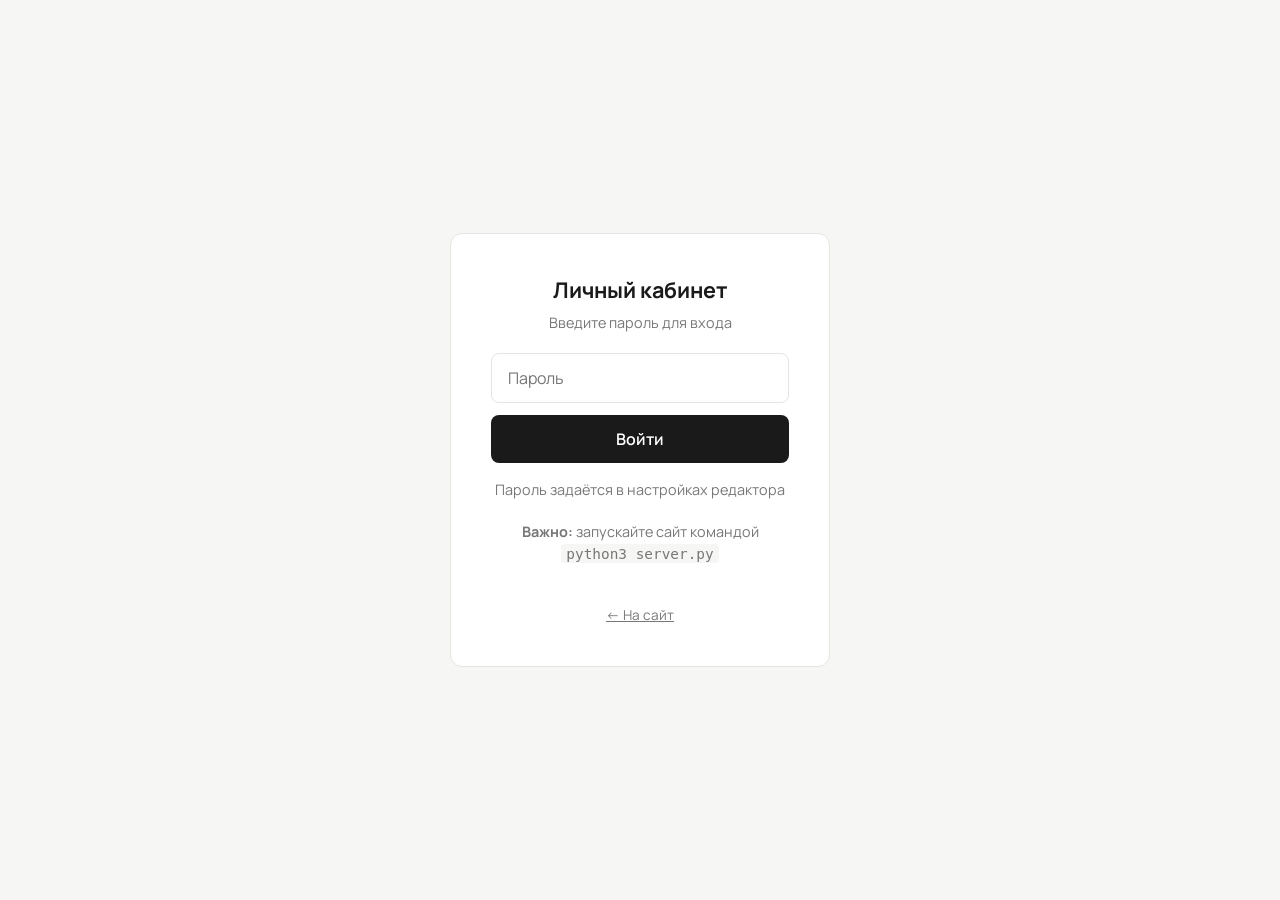
<file: admin/index.html>
<!DOCTYPE html>
<html lang="ru">
<head>
  <meta charset="UTF-8">
  <meta name="viewport" content="width=device-width, initial-scale=1.0">
  <title>Личный кабинет</title>
  <link rel="preconnect" href="https://fonts.googleapis.com">
  <link rel="preconnect" href="https://fonts.gstatic.com" crossorigin>
  <link href="https://fonts.googleapis.com/css2?family=Manrope:wght@400;500;600;700&display=swap" rel="stylesheet">
  <link rel="stylesheet" href="admin.css">
</head>
<body>
  <div class="login-screen" id="login-screen">
    <form class="login-card" id="login-form">
      <h1>Личный кабинет</h1>
      <p>Введите пароль для входа</p>
      <input type="password" id="login-password" placeholder="Пароль" required autocomplete="current-password">
      <button type="submit">Войти</button>
      <p class="login-hint">Пароль задаётся в настройках редактора</p>
      <p class="login-hint"><strong>Важно:</strong> запускайте сайт командой <code>python3 server.py</code></p>
      <a href="../index.html">← На сайт</a>
    </form>
  </div>

  <div class="admin-app hidden" id="admin-app">
    <aside class="sidebar">
      <div class="sidebar-top">
        <strong>Личный кабинет</strong>
        <a href="../index.html" target="_blank">Открыть сайт ↗</a>
      </div>
      <nav class="sidebar-nav" id="sidebar-nav">
        <p class="nav-section">Клиенты</p>
        <button type="button" data-tab="requests" class="nav-item active">
          <span class="nav-icon" aria-hidden="true">
            <svg viewBox="0 0 24 24" fill="none" stroke="currentColor" stroke-width="1.75"><path d="M21 15a2 2 0 0 1-2 2H7l-4 4V5a2 2 0 0 1 2-2h14a2 2 0 0 1 2 2z"/></svg>
          </span>
          <span class="nav-label">Заявки</span>
          <span class="nav-badge hidden" id="requests-badge">0</span>
        </button>
        <button type="button" data-tab="booking" class="nav-item">
          <span class="nav-icon" aria-hidden="true">
            <svg viewBox="0 0 24 24" fill="none" stroke="currentColor" stroke-width="1.75"><rect x="3" y="4" width="18" height="18" rx="2"/><path d="M16 2v4M8 2v4M3 10h18"/></svg>
          </span>
          <span class="nav-label">Календарь</span>
        </button>

        <p class="nav-section">Сайт</p>
        <button type="button" data-tab="site" class="nav-item">
          <span class="nav-icon" aria-hidden="true">
            <svg viewBox="0 0 24 24" fill="none" stroke="currentColor" stroke-width="1.75"><circle cx="12" cy="12" r="3"/><path d="M12 1v2M12 21v2M4.22 4.22l1.42 1.42M18.36 18.36l1.42 1.42M1 12h2M21 12h2M4.22 19.78l1.42-1.42M18.36 5.64l1.42-1.42"/></svg>
          </span>
          <span class="nav-label">Основное</span>
        </button>
        <button type="button" data-tab="portfolio" class="nav-item">
          <span class="nav-icon" aria-hidden="true">
            <svg viewBox="0 0 24 24" fill="none" stroke="currentColor" stroke-width="1.75"><rect x="3" y="3" width="18" height="18" rx="2"/><circle cx="8.5" cy="8.5" r="1.5"/><path d="m21 15-5-5L5 21"/></svg>
          </span>
          <span class="nav-label">Портфолио</span>
        </button>
        <button type="button" data-tab="moodboards" class="nav-item">
          <span class="nav-icon" aria-hidden="true">
            <svg viewBox="0 0 24 24" fill="none" stroke="currentColor" stroke-width="1.75"><path d="M12 2l3.09 6.26L22 9.27l-5 4.87 1.18 6.88L12 17.77l-6.18 3.25L7 14.14 2 9.27l6.91-1.01L12 2z"/></svg>
          </span>
          <span class="nav-label">Идеи съёмок</span>
        </button>
        <button type="button" data-tab="services" class="nav-item">
          <span class="nav-icon" aria-hidden="true">
            <svg viewBox="0 0 24 24" fill="none" stroke="currentColor" stroke-width="1.75"><path d="M20.59 13.41l-7.17 7.17a2 2 0 0 1-2.83 0L2 12V2h10l8.59 8.59a2 2 0 0 1 0 2.82z"/><line x1="7" y1="7" x2="7.01" y2="7"/></svg>
          </span>
          <span class="nav-label">Услуги</span>
        </button>
        <button type="button" data-tab="reviews" class="nav-item">
          <span class="nav-icon" aria-hidden="true">
            <svg viewBox="0 0 24 24" fill="none" stroke="currentColor" stroke-width="1.75"><path d="M21 15a2 2 0 0 1-2 2H7l-4 4V5a2 2 0 0 1 2-2h14a2 2 0 0 1 2 2z"/></svg>
          </span>
          <span class="nav-label">Отзывы</span>
        </button>
        <button type="button" data-tab="contacts" class="nav-item">
          <span class="nav-icon" aria-hidden="true">
            <svg viewBox="0 0 24 24" fill="none" stroke="currentColor" stroke-width="1.75"><path d="M22 16.92v3a2 2 0 0 1-2.18 2 19.79 19.79 0 0 1-8.63-3.07 19.5 19.5 0 0 1-6-6 19.79 19.79 0 0 1-3.07-8.67A2 2 0 0 1 4.11 2h3a2 2 0 0 1 2 1.72c.127.96.361 1.903.7 2.81a2 2 0 0 1-.45 2.11L8.09 9.91a16 16 0 0 0 6 6l1.27-1.27a2 2 0 0 1 2.11-.45c.907.339 1.85.573 2.81.7A2 2 0 0 1 22 16.92z"/></svg>
          </span>
          <span class="nav-label">Контакты</span>
        </button>
        <button type="button" data-tab="publish" class="nav-item">
          <span class="nav-icon" aria-hidden="true">
            <svg viewBox="0 0 24 24" fill="none" stroke="currentColor" stroke-width="1.75"><path d="M4 12v8a2 2 0 0 0 2 2h12a2 2 0 0 0 2-2v-8"/><polyline points="16 6 12 2 8 6"/><line x1="12" y1="2" x2="12" y2="15"/></svg>
          </span>
          <span class="nav-label">Публикация</span>
        </button>
      </nav>
      <button class="logout-btn" id="logout-btn" type="button">
        <span class="nav-icon" aria-hidden="true">
          <svg viewBox="0 0 24 24" fill="none" stroke="currentColor" stroke-width="1.75"><path d="M9 21H5a2 2 0 0 1-2-2V5a2 2 0 0 1 2-2h4"/><polyline points="16 17 21 12 16 7"/><line x1="21" y1="12" x2="9" y2="12"/></svg>
        </span>
        Выйти
      </button>
    </aside>

    <main class="admin-main">
      <header class="admin-header">
        <div>
          <h1 id="panel-title">Заявки</h1>
          <p class="save-status" id="save-status"></p>
        </div>
        <button class="save-btn hidden" id="save-btn" type="button">Сохранить изменения</button>
      </header>

      <div class="panel active" id="panel-requests"></div>
      <div class="panel" id="panel-site"></div>
      <div class="panel" id="panel-portfolio"></div>
      <div class="panel" id="panel-moodboards"></div>
      <div class="panel" id="panel-services"></div>
      <div class="panel" id="panel-reviews"></div>
      <div class="panel" id="panel-contacts"></div>
      <div class="panel" id="panel-booking"></div>
      <div class="panel" id="panel-publish"></div>
    </main>
  </div>

  <div class="toast" id="toast"></div>

  <script type="module" src="admin.js"></script>
</body>
</html>
</file>
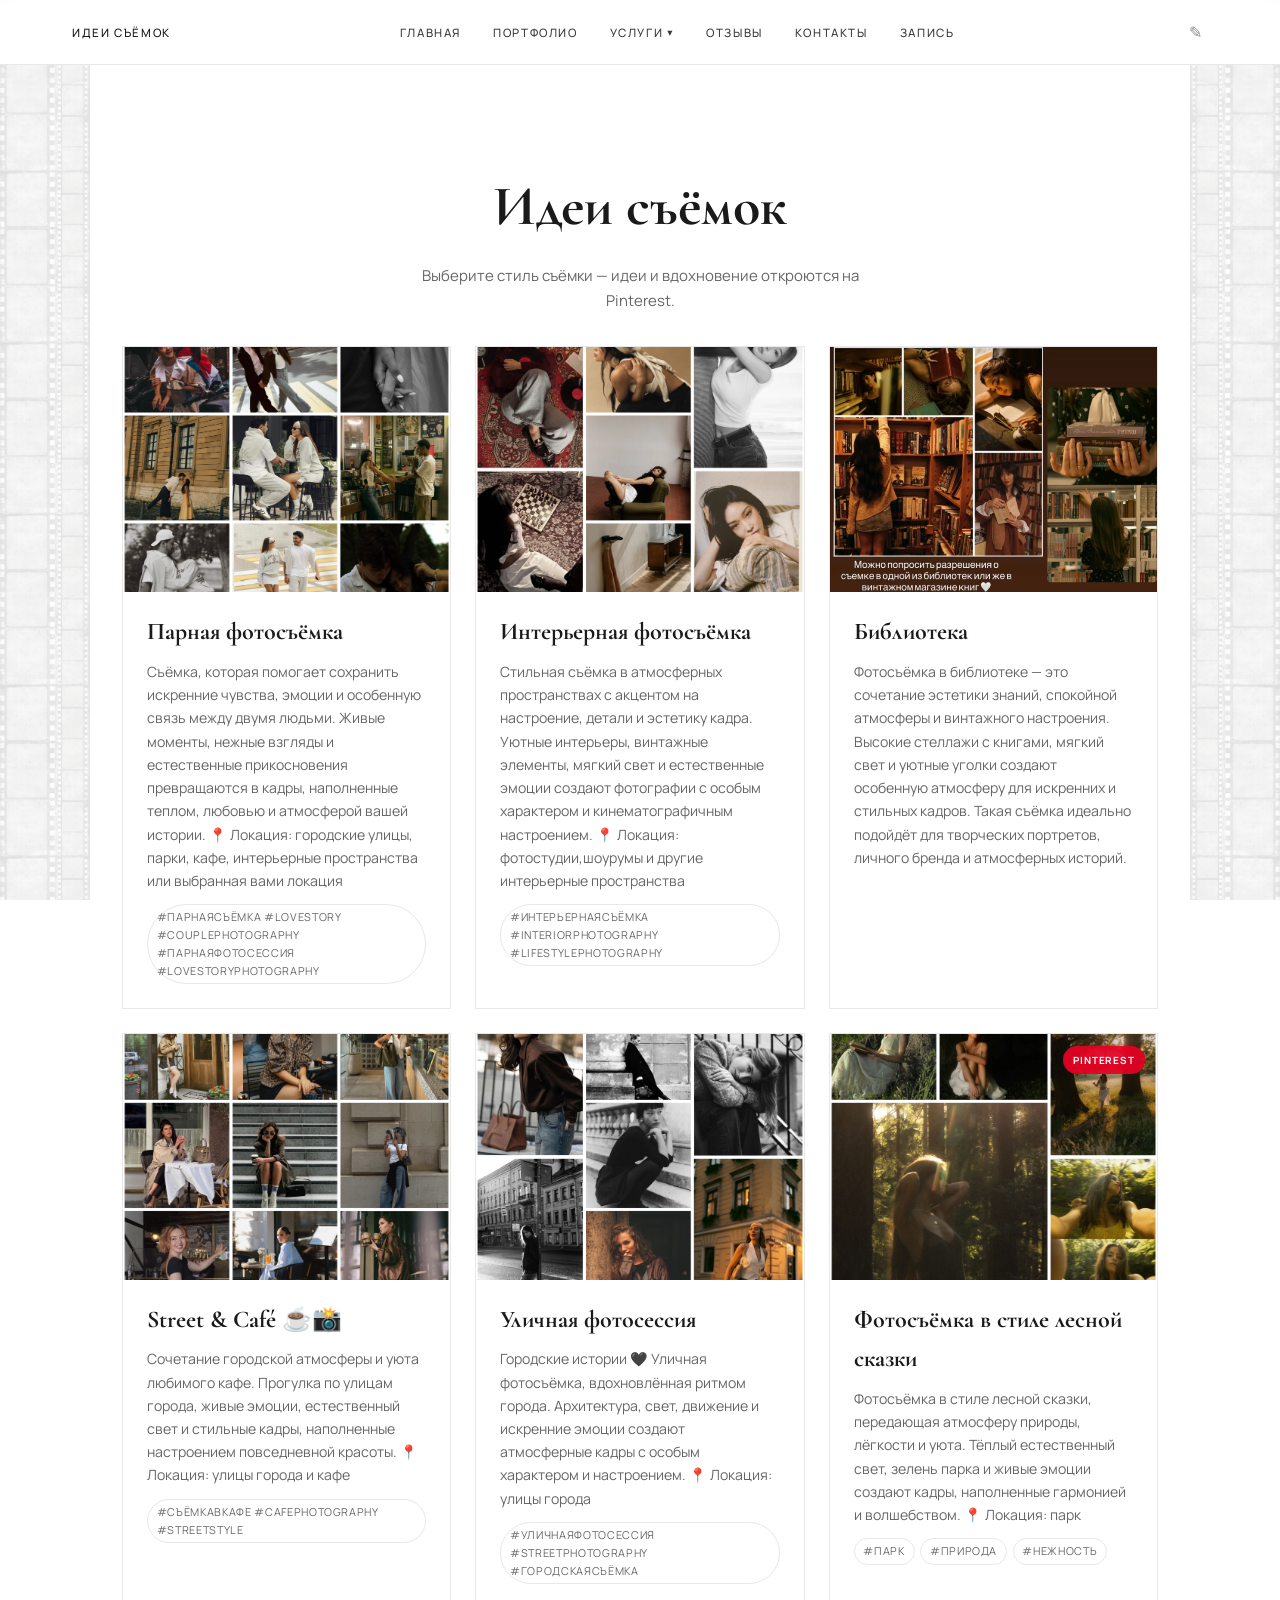
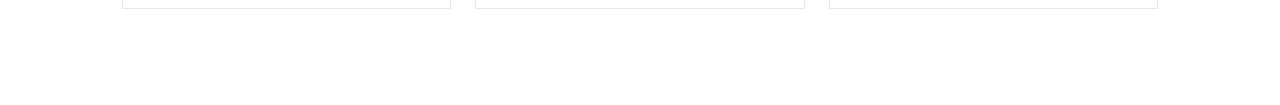
<file: moodboards.html>
<!DOCTYPE html>
<html lang="ru">
<head>
  <meta charset="UTF-8">
  <meta name="viewport" content="width=device-width, initial-scale=1.0">
  <meta name="description" content="Мудборды — идеи для фотосъёмок">
  <title>Мудборды</title>
  <link rel="preconnect" href="https://fonts.googleapis.com">
  <link rel="preconnect" href="https://fonts.gstatic.com" crossorigin>
  <link href="https://fonts.googleapis.com/css2?family=Cormorant+Garamond:ital,wght@0,400;0,500;0,600;1,400&family=Manrope:wght@400;500;600&display=swap" rel="stylesheet">
  <link rel="stylesheet" href="css/style.css">
</head>
<body class="page-moodboards">
  <header class="header scrolled">
    <div class="header-inner">
      <a class="moodboard-link active" href="moodboards.html" title="Идеи съёмок">идеи съёмок</a>
      <nav class="nav" id="main-nav">
        <a href="index.html#home">Главная</a>
        <a href="index.html#portfolio">Портфолио</a>
        <span id="services-nav-slot"><a href="index.html#services">Услуги</a></span>
        <a href="index.html#reviews">Отзывы</a>
        <a href="index.html#contact">Контакты</a>
        <a href="book.html">Запись</a>
      </nav>
      <a class="admin-link" href="admin/" title="Редактировать">✎</a>
    </div>
  </header>

  <main class="moodboards-page">
    <div class="moodboards-intro section">
      <h1 id="moodboards-heading">Идеи съёмок</h1>
      <p id="moodboards-subtitle">Идеи и настроение для будущих съёмок — выберите стиль, который вам ближе.</p>
      <a class="moodboards-back hidden" id="moodboards-back" href="moodboards.html">← Все идеи</a>
    </div>
    <div class="moodboards-grid section" id="moodboards-grid"></div>
  </main>

  <dialog class="lightbox moodboard-modal" id="moodboard-modal">
    <button class="lightbox-close" type="button" aria-label="Закрыть">&times;</button>
    <div class="moodboard-modal-content" id="moodboard-modal-content"></div>
  </dialog>

  <script type="module" src="js/moodboards.js"></script>
</body>
</html>
</file>
<file: admin/admin.css>
*,
*::before,
*::after { box-sizing: border-box; margin: 0; padding: 0; }

:root {
  --bg: #f6f6f4;
  --card: #fff;
  --text: #1a1a1a;
  --muted: #777;
  --border: #e4e4e0;
  --accent: #1a1a1a;
  --danger: #c0392b;
  --radius: 12px;
  --font: "Manrope", system-ui, sans-serif;
}

body {
  font-family: var(--font);
  background: var(--bg);
  color: var(--text);
  line-height: 1.5;
}

.hidden { display: none !important; }

/* Login */

.login-screen {
  min-height: 100vh;
  display: flex;
  align-items: center;
  justify-content: center;
  padding: 1.5rem;
}

.login-card {
  background: var(--card);
  border: 1px solid var(--border);
  border-radius: var(--radius);
  padding: 2.5rem;
  width: 100%;
  max-width: 380px;
  text-align: center;
}

.login-card h1 {
  font-size: 1.35rem;
  margin-bottom: 0.35rem;
}

.login-card > p {
  color: var(--muted);
  font-size: 0.9rem;
  margin-bottom: 1.25rem;
}

.login-card input {
  width: 100%;
  padding: 0.75rem 1rem;
  border: 1px solid var(--border);
  border-radius: 8px;
  margin-bottom: 0.75rem;
  font: inherit;
}

.login-card button[type="submit"] {
  width: 100%;
  padding: 0.75rem;
  background: var(--accent);
  color: #fff;
  border: none;
  border-radius: 8px;
  font: inherit;
  font-weight: 600;
  cursor: pointer;
}

.login-hint {
  margin-top: 1rem;
  font-size: 0.8rem;
  color: var(--muted);
}

.login-hint code {
  background: var(--bg);
  padding: 0.1rem 0.35rem;
  border-radius: 4px;
}

.login-card > a {
  display: inline-block;
  margin-top: 1.25rem;
  font-size: 0.85rem;
  color: var(--muted);
}

/* Layout */

.admin-app {
  display: grid;
  grid-template-columns: 260px 1fr;
  min-height: 100vh;
}

.sidebar {
  background: var(--card);
  border-right: 1px solid var(--border);
  display: flex;
  flex-direction: column;
  padding: 1.25rem 0;
  position: sticky;
  top: 0;
  height: 100vh;
}

.sidebar-top {
  padding: 0 1.25rem 1.25rem;
  border-bottom: 1px solid var(--border);
  margin-bottom: 0.75rem;
}

.sidebar-top strong {
  display: block;
  margin-bottom: 0.35rem;
}

.sidebar-top a {
  font-size: 0.8rem;
  color: var(--muted);
}

.sidebar-nav {
  flex: 1;
  display: flex;
  flex-direction: column;
  gap: 0.1rem;
  padding: 0 0.65rem;
  overflow-y: auto;
}

.nav-section {
  font-size: 0.68rem;
  font-weight: 700;
  letter-spacing: 0.08em;
  text-transform: uppercase;
  color: var(--muted);
  padding: 0.85rem 0.85rem 0.35rem;
  margin: 0;
}

.sidebar-nav button.nav-item {
  display: flex;
  align-items: center;
  gap: 0.65rem;
  text-align: left;
  padding: 0.65rem 0.85rem;
  border: none;
  background: none;
  border-radius: 10px;
  font: inherit;
  font-size: 0.88rem;
  cursor: pointer;
  color: var(--text);
  width: 100%;
}

.nav-icon {
  display: flex;
  align-items: center;
  justify-content: center;
  width: 1.25rem;
  height: 1.25rem;
  flex-shrink: 0;
  opacity: 0.72;
}

.nav-icon svg {
  width: 1.15rem;
  height: 1.15rem;
}

.nav-label {
  flex: 1;
  min-width: 0;
}

.nav-badge {
  min-width: 1.25rem;
  height: 1.25rem;
  padding: 0 0.35rem;
  border-radius: 999px;
  background: #e74c3c;
  color: #fff;
  font-size: 0.68rem;
  font-weight: 700;
  display: inline-flex;
  align-items: center;
  justify-content: center;
}

.sidebar-nav button.nav-item:hover,
.logout-btn:hover {
  background: var(--bg);
}

.sidebar-nav button.nav-item.active {
  background: var(--accent);
  color: #fff;
}

.sidebar-nav button.nav-item.active .nav-icon {
  opacity: 1;
}

.logout-btn {
  display: flex;
  align-items: center;
  gap: 0.65rem;
  margin: 0.75rem 1rem 0;
  padding: 0.65rem 0.85rem;
  border: 1px solid var(--border);
  background: none;
  border-radius: 10px;
  font: inherit;
  font-size: 0.88rem;
  cursor: pointer;
  color: var(--muted);
  width: calc(100% - 2rem);
}

.admin-main {
  padding: 1.5rem 2rem 3rem;
  max-width: 960px;
}

.admin-main:has(#panel-requests.active) {
  max-width: 1100px;
}

.admin-header {
  display: flex;
  align-items: center;
  justify-content: space-between;
  margin-bottom: 1.5rem;
  gap: 1rem;
}

.admin-header h1 {
  font-size: 1.5rem;
}

.save-status {
  font-size: 0.78rem;
  color: var(--muted);
  margin-top: 0.25rem;
}

.save-btn {
  padding: 0.65rem 1.25rem;
  background: var(--accent);
  color: #fff;
  border: none;
  border-radius: 8px;
  font: inherit;
  font-weight: 600;
  cursor: pointer;
  white-space: nowrap;
}

.panel { display: none; }
.panel.active { display: block; }

/* Forms */

.card {
  background: var(--card);
  border: 1px solid var(--border);
  border-radius: var(--radius);
  padding: 1.25rem 1.5rem;
  margin-bottom: 1rem;
}

.card h3 {
  font-size: 1rem;
  margin-bottom: 1rem;
}

.field {
  margin-bottom: 1rem;
}

.field:last-child { margin-bottom: 0; }

.field label {
  display: block;
  font-size: 0.8rem;
  font-weight: 600;
  margin-bottom: 0.35rem;
  color: var(--muted);
  text-transform: uppercase;
  letter-spacing: 0.04em;
}

.field input,
.field textarea,
.field select {
  width: 100%;
  padding: 0.65rem 0.85rem;
  border: 1px solid var(--border);
  border-radius: 8px;
  font: inherit;
  font-size: 0.92rem;
}

.field textarea {
  min-height: 90px;
  resize: vertical;
}

.field-hint {
  font-size: 0.78rem;
  color: var(--muted);
  margin-top: 0.3rem;
}

.img-preview {
  margin-top: 0.5rem;
  max-width: 200px;
  border-radius: 8px;
  border: 1px solid var(--border);
}

.img-upload-row {
  display: flex;
  gap: 0.5rem;
  flex-wrap: wrap;
  align-items: center;
}

.img-upload-row input[type="file"] {
  font-size: 0.82rem;
}

.row-2 {
  display: grid;
  grid-template-columns: 1fr 1fr;
  gap: 1rem;
}

.item-card {
  position: relative;
}

.item-card .item-actions {
  display: flex;
  gap: 0.5rem;
  margin-top: 1rem;
}

.btn-sm {
  padding: 0.45rem 0.85rem;
  border-radius: 6px;
  border: 1px solid var(--border);
  background: var(--bg);
  font: inherit;
  font-size: 0.82rem;
  cursor: pointer;
}

.btn-sm.danger {
  color: var(--danger);
  border-color: #f0d0cc;
}

.btn-sm.primary {
  background: var(--text);
  border-color: var(--text);
  color: #fff;
}

.btn-sm.primary:hover {
  opacity: 0.9;
}

.panel-hint {
  margin: 0 0 1rem;
  padding: 0.85rem 1rem;
  background: #f7f7f7;
  border: 1px solid var(--border);
  border-radius: 8px;
  font-size: 0.88rem;
  color: var(--muted);
  line-height: 1.5;
}

.btn-add {
  width: 100%;
  padding: 0.85rem;
  border: 2px dashed var(--border);
  background: none;
  border-radius: var(--radius);
  font: inherit;
  cursor: pointer;
  color: var(--muted);
  margin-bottom: 1rem;
}

.btn-add:hover {
  border-color: var(--accent);
  color: var(--text);
}

.publish-box {
  background: var(--card);
  border: 1px solid var(--border);
  border-radius: var(--radius);
  padding: 1.5rem;
  margin-bottom: 1rem;
}

.publish-box h3 {
  margin-bottom: 0.5rem;
}

.publish-box p {
  color: var(--muted);
  font-size: 0.9rem;
  margin-bottom: 1rem;
}

.publish-actions {
  display: flex;
  flex-wrap: wrap;
  gap: 0.75rem;
}

.publish-actions button,
.publish-actions label {
  padding: 0.65rem 1.1rem;
  border-radius: 8px;
  border: 1px solid var(--border);
  background: var(--bg);
  font: inherit;
  font-size: 0.88rem;
  cursor: pointer;
}

.publish-actions label input { display: none; }

.publish-actions .primary {
  background: var(--accent);
  color: #fff;
  border-color: var(--accent);
}

.toast {
  position: fixed;
  bottom: 1.5rem;
  right: 1.5rem;
  background: var(--accent);
  color: #fff;
  padding: 0.75rem 1.25rem;
  border-radius: 8px;
  font-size: 0.9rem;
  opacity: 0;
  transform: translateY(10px);
  transition: opacity 0.3s, transform 0.3s;
  pointer-events: none;
  z-index: 999;
}

.toast.show {
  opacity: 1;
  transform: none;
}

@media (max-width: 768px) {
  .admin-app {
    grid-template-columns: 1fr;
  }

  .sidebar {
    position: static;
    height: auto;
  }

  .sidebar-nav {
    flex-direction: row;
    flex-wrap: wrap;
  }

  .row-2 {
    grid-template-columns: 1fr;
  }
}

.checkbox-group {
  display: flex;
  flex-direction: column;
  gap: 0.5rem;
}

.checkbox-label {
  display: flex;
  align-items: center;
  gap: 0.5rem;
  font-size: 0.9rem;
  font-weight: 400;
  color: var(--text);
}

.checkbox-label input {
  width: auto;
}

.gallery-grid {
  display: grid;
  grid-template-columns: repeat(auto-fill, minmax(88px, 1fr));
  gap: 0.5rem;
  margin-bottom: 0.75rem;
}

.gallery-thumb {
  position: relative;
  aspect-ratio: 3 / 4;
  border-radius: 8px;
  overflow: hidden;
  border: 1px solid var(--border);
}

.gallery-thumb img {
  width: 100%;
  height: 100%;
  object-fit: cover;
}

.gallery-remove {
  position: absolute;
  top: 4px;
  right: 4px;
  width: 22px;
  height: 22px;
  border: none;
  border-radius: 50%;
  background: rgba(0, 0, 0, 0.65);
  color: #fff;
  font-size: 1rem;
  line-height: 1;
  cursor: pointer;
}

.gallery-empty {
  grid-column: 1 / -1;
  margin: 0;
}

.file-upload-btn {
  display: inline-flex;
  align-items: center;
  justify-content: center;
  padding: 0.65rem 1rem;
  border: 2px dashed var(--border);
  border-radius: 8px;
  font-size: 0.88rem;
  font-weight: 500;
  cursor: pointer;
  color: var(--text);
  margin-top: 0.25rem;
}

.file-upload-btn.sm {
  padding: 0.45rem 0.85rem;
  font-size: 0.82rem;
  border-style: solid;
  background: var(--bg);
}

.file-upload-btn input {
  display: none;
}

.review-screenshot-preview {
  max-height: 220px;
  object-fit: contain;
  background: #fafafa;
  border: 1px solid var(--border);
  border-radius: 8px;
}

.cover-status.hidden,
.img-preview.hidden {
  display: none;
}

/* Requests inbox */

.requests-list {
  display: flex;
  flex-direction: column;
  gap: 1rem;
}

.request-card {
  display: grid;
  grid-template-columns: auto 1fr auto;
  gap: 1rem;
  align-items: start;
  background: var(--card);
  border: 1px solid var(--border);
  border-radius: var(--radius);
  padding: 1.25rem;
}

.request-avatar {
  width: 3rem;
  height: 3rem;
  border-radius: 50%;
  background: var(--accent);
  color: #fff;
  display: flex;
  align-items: center;
  justify-content: center;
  font-weight: 700;
  font-size: 1.15rem;
  flex-shrink: 0;
}

.request-head {
  display: flex;
  align-items: flex-start;
  justify-content: space-between;
  gap: 1rem;
  margin-bottom: 0.85rem;
}

.request-head h3 {
  font-size: 1.05rem;
  margin-bottom: 0.15rem;
}

.request-time {
  font-size: 0.78rem;
  color: var(--muted);
}

.request-status {
  font-size: 0.72rem;
  font-weight: 600;
  padding: 0.25rem 0.6rem;
  border-radius: 999px;
  white-space: nowrap;
}

.request-status.pending {
  background: #fff3cd;
  color: #856404;
}

.request-status.confirmed {
  background: #d4edda;
  color: #155724;
}

.request-details {
  display: grid;
  grid-template-columns: 1fr 1fr;
  gap: 0.65rem 1.25rem;
  margin-bottom: 1rem;
}

.request-detail {
  display: flex;
  flex-direction: column;
  gap: 0.15rem;
  font-size: 0.88rem;
}

.request-detail--full {
  grid-column: 1 / -1;
}

.request-detail-label {
  font-size: 0.68rem;
  font-weight: 700;
  letter-spacing: 0.06em;
  text-transform: uppercase;
  color: var(--muted);
}

.request-detail a {
  color: var(--text);
  text-decoration: underline;
  text-underline-offset: 2px;
}

.request-actions {
  display: flex;
  flex-wrap: wrap;
  gap: 0.5rem;
}

.request-action-btn {
  display: inline-flex;
  align-items: center;
  padding: 0.5rem 0.9rem;
  border: 1px solid var(--border);
  border-radius: 999px;
  font-size: 0.78rem;
  font-weight: 600;
  color: var(--text);
  background: var(--bg);
}

.request-action-btn.whatsapp {
  background: #25d366;
  border-color: #25d366;
  color: #fff;
}

.request-receipt-thumb {
  display: block;
  width: 72px;
  height: 72px;
  border-radius: 8px;
  overflow: hidden;
  border: 1px solid var(--border);
  flex-shrink: 0;
}

.request-receipt-thumb img {
  width: 100%;
  height: 100%;
  object-fit: cover;
}

.requests-empty {
  text-align: center;
  padding: 3rem 1.5rem;
  background: var(--card);
  border: 1px solid var(--border);
  border-radius: var(--radius);
}

.requests-empty-icon {
  font-size: 2.5rem;
  margin-bottom: 0.75rem;
}

.requests-empty h2 {
  font-size: 1.25rem;
  margin-bottom: 0.5rem;
}

.requests-empty p {
  color: var(--muted);
  margin-bottom: 1.25rem;
}

.requests-loading {
  text-align: center;
  padding: 2rem;
  color: var(--muted);
}

.bk-date-row {
  display: flex;
  align-items: center;
  justify-content: space-between;
  gap: 1rem;
  padding: 0.65rem 0;
  border-bottom: 1px solid var(--border);
  font-size: 0.9rem;
}

.bk-date-row:last-child {
  border-bottom: none;
}

@media (max-width: 768px) {
  .request-card {
    grid-template-columns: auto 1fr;
  }

  .request-receipt-thumb {
    grid-column: 2;
    justify-self: start;
  }

  .request-details {
    grid-template-columns: 1fr;
  }
}
</file>
<file: css/style.css>
*,
*::before,
*::after {
  box-sizing: border-box;
  margin: 0;
  padding: 0;
}

:root {
  --bg: #ffffff;
  --text: #1a1a1a;
  --text-muted: #666666;
  --border: #e8e8e8;
  --serif: "Cormorant Garamond", Georgia, serif;
  --sans: "Manrope", system-ui, sans-serif;
  --header-h: 64px;
  --section-pad: clamp(3rem, 8vw, 6rem);
  --max-w: 1100px;
}

html {
  scroll-behavior: smooth;
}

body {
  font-family: var(--sans);
  background: var(--bg);
  color: var(--text);
  line-height: 1.65;
  font-size: 15px;
}

img {
  max-width: 100%;
  display: block;
}

a {
  color: inherit;
  text-decoration: none;
}

button {
  font-family: inherit;
  cursor: pointer;
}

.section {
  padding: var(--section-pad) clamp(1.25rem, 4vw, 2rem);
  max-width: var(--max-w);
  margin: 0 auto;
}

.section-title {
  font-family: var(--serif);
  font-size: clamp(2rem, 4vw, 2.75rem);
  font-weight: 500;
  text-align: center;
  margin-bottom: 2.5rem;
  letter-spacing: 0.02em;
}

/* Header */

.header {
  position: fixed;
  top: 0;
  left: 0;
  right: 0;
  z-index: 200;
  height: var(--header-h);
  transition: background 0.35s, box-shadow 0.35s;
}

.header.scrolled,
.page-moodboards .header {
  background: rgba(255, 255, 255, 0.96);
  backdrop-filter: blur(8px);
  box-shadow: 0 1px 0 var(--border);
}

.header-inner {
  max-width: 1200px;
  margin: 0 auto;
  height: 100%;
  display: grid;
  grid-template-columns: auto 1fr auto;
  align-items: center;
  padding: 0 clamp(1rem, 3vw, 2rem);
  gap: 1rem;
}

.moodboard-link {
  display: inline-flex;
  align-items: center;
  font-size: 0.72rem;
  font-weight: 500;
  letter-spacing: 0.14em;
  text-transform: uppercase;
  color: var(--text);
  opacity: 0.85;
  padding: 0.4rem 0;
  transition: opacity 0.2s;
  white-space: nowrap;
}

.header:not(.scrolled) .moodboard-link {
  color: #fff;
  text-shadow: 0 1px 8px rgba(0, 0, 0, 0.25);
}

.page-moodboards .moodboard-link {
  color: var(--text);
  text-shadow: none;
}

.moodboard-link:hover,
.moodboard-link.active {
  opacity: 1;
}

.nav {
  display: flex;
  justify-content: center;
  align-items: center;
  flex-wrap: wrap;
  gap: clamp(0.75rem, 2.5vw, 2rem);
}

.nav a {
  font-size: 0.72rem;
  font-weight: 500;
  letter-spacing: 0.14em;
  text-transform: uppercase;
  color: var(--text);
  opacity: 0.85;
  transition: opacity 0.2s;
}

.header:not(.scrolled) .nav a {
  color: #fff;
  text-shadow: 0 1px 8px rgba(0, 0, 0, 0.25);
}

.page-moodboards .nav a {
  color: var(--text);
  text-shadow: none;
}

.nav a:hover {
  opacity: 1;
}

.nav-dropdown {
  position: relative;
}

.nav-dropdown-trigger {
  display: inline-flex;
  align-items: center;
  gap: 0.25rem;
  font-size: 0.72rem;
  font-weight: 500;
  letter-spacing: 0.14em;
  text-transform: uppercase;
  color: var(--text);
  opacity: 0.85;
  background: none;
  border: none;
  cursor: pointer;
  font-family: inherit;
  padding: 0;
  transition: opacity 0.2s;
}

.header:not(.scrolled) .nav-dropdown-trigger {
  color: #fff;
  text-shadow: 0 1px 8px rgba(0, 0, 0, 0.25);
}

.page-moodboards .nav-dropdown-trigger {
  color: var(--text);
  text-shadow: none;
}

.nav-dropdown-trigger:hover,
.nav-dropdown.open .nav-dropdown-trigger {
  opacity: 1;
}

.nav-chevron {
  font-size: 0.65rem;
  transition: transform 0.2s;
}

.nav-dropdown.open .nav-chevron {
  transform: rotate(180deg);
}

.nav-dropdown-menu {
  display: none;
  position: absolute;
  top: calc(100% + 0.75rem);
  left: 50%;
  transform: translateX(-50%);
  min-width: 220px;
  background: #fff;
  border: 1px solid var(--border);
  box-shadow: 0 12px 40px rgba(0, 0, 0, 0.1);
  list-style: none;
  padding: 0.5rem 0;
  z-index: 300;
}

.nav-dropdown.open .nav-dropdown-menu {
  display: block;
}

.nav-dropdown-menu a {
  display: block;
  padding: 0.65rem 1.1rem;
  font-size: 0.78rem;
  font-weight: 500;
  letter-spacing: 0.06em;
  text-transform: none;
  color: var(--text);
  opacity: 1;
  text-shadow: none;
  white-space: nowrap;
  transition: background 0.2s;
}

.nav-dropdown-menu a:hover {
  background: #f5f5f5;
}

.nav-dropdown-divider {
  border-top: 1px solid var(--border);
  margin-top: 0.35rem;
  padding-top: 0.35rem;
}

.nav-dropdown-divider a {
  font-size: 0.72rem;
  color: var(--text-muted);
  text-transform: uppercase;
  letter-spacing: 0.1em;
}

.admin-link {
  font-size: 1rem;
  opacity: 0.5;
  padding: 0.35rem;
  transition: opacity 0.2s;
}

.admin-link:hover {
  opacity: 1;
}

.header:not(.scrolled) .admin-link {
  color: #fff;
}

/* Hero */

.hero {
  position: relative;
  min-height: 100vh;
  display: flex;
  align-items: center;
  justify-content: center;
  overflow: hidden;
}

.hero-bg {
  position: absolute;
  inset: 0;
  background-size: clamp(280px, 42vw, 520px) auto;
  background-position: center;
  background-repeat: repeat-x;
  background-color: #1a1a1a;
}

.hero-bg::after {
  content: "";
  position: absolute;
  inset: 0;
  background:
    radial-gradient(ellipse 70% 60% at 50% 45%, rgba(0, 0, 0, 0.05), rgba(0, 0, 0, 0.45)),
    linear-gradient(to bottom, rgba(0, 0, 0, 0.15), rgba(0, 0, 0, 0.35));
}

.hero-content {
  position: relative;
  z-index: 1;
  text-align: center;
  color: #fff;
  padding-top: var(--header-h);
}

.hero h1 {
  font-family: var(--serif);
  font-size: clamp(3rem, 10vw, 5.5rem);
  font-weight: 400;
  letter-spacing: 0.04em;
  text-shadow: 0 2px 20px rgba(0, 0, 0, 0.2);
}

.scroll-hint {
  display: inline-flex;
  margin-top: 3rem;
  color: #fff;
  opacity: 0.8;
  animation: bounce 2s ease infinite;
}

.scroll-hint svg {
  width: 24px;
  height: 24px;
}

@keyframes bounce {
  0%, 100% { transform: translateY(0); }
  50% { transform: translateY(6px); }
}

/* About */

.about-grid {
  display: grid;
  grid-template-columns: 1fr 1.1fr;
  gap: clamp(2rem, 5vw, 4rem);
  align-items: center;
}

.about-photo img {
  width: 100%;
  aspect-ratio: 3 / 4;
  object-fit: cover;
}

.about-text h2 {
  font-family: var(--serif);
  font-size: clamp(2rem, 4vw, 2.75rem);
  font-weight: 500;
  margin-bottom: 1.5rem;
}

.about-text p {
  color: var(--text-muted);
  margin-bottom: 1rem;
  font-size: 0.95rem;
}

.about-text p:last-child {
  margin-bottom: 0;
}

/* Portfolio */

.portfolio {
  text-align: center;
}

.portfolio-grid {
  display: grid;
  grid-template-columns: repeat(3, 1fr);
  gap: 0.75rem;
  margin-bottom: 2.5rem;
  width: 100%;
}

.portfolio-item {
  position: relative;
  border: none;
  background: none;
  padding: 0;
  overflow: hidden;
  cursor: pointer;
}

.portfolio-item img {
  width: 100%;
  aspect-ratio: 3 / 4;
  object-fit: cover;
  transition: transform 0.5s ease;
}

.portfolio-item:hover img {
  transform: scale(1.04);
}

.portfolio-item-title {
  position: absolute;
  bottom: 0;
  left: 0;
  right: 0;
  padding: 1.5rem 1rem 1rem;
  background: linear-gradient(transparent, rgba(0, 0, 0, 0.45));
  color: #fff;
  font-family: var(--serif);
  font-size: 1.25rem;
  text-align: left;
  opacity: 0;
  transition: opacity 0.3s;
}

.portfolio-item:hover .portfolio-item-title {
  opacity: 1;
}

.portfolio-item-count {
  position: absolute;
  top: 0.75rem;
  right: 0.75rem;
  padding: 0.35rem 0.65rem;
  background: rgba(255, 255, 255, 0.92);
  color: var(--text);
  font-size: 0.65rem;
  font-weight: 600;
  letter-spacing: 0.08em;
  text-transform: uppercase;
}

.btn-outline {
  display: inline-flex;
  align-items: center;
  justify-content: center;
  padding: 0.85rem 2.5rem;
  border: 1px solid var(--text);
  border-radius: 999px;
  background: transparent;
  color: var(--text);
  font-size: 0.72rem;
  font-weight: 600;
  letter-spacing: 0.14em;
  text-transform: uppercase;
  transition: background 0.25s, color 0.25s;
}

.btn-outline:hover {
  background: var(--text);
  color: #fff;
}

/* Services */

.services-grid {
  display: grid;
  grid-template-columns: repeat(auto-fit, minmax(260px, 1fr));
  gap: 1.5rem;
}

.service-card {
  border: 1px solid var(--border);
  padding: 2rem 1.75rem;
  text-align: center;
}

.service-card h3 {
  font-family: var(--serif);
  font-size: 1.5rem;
  margin-bottom: 0.75rem;
}

.service-card p {
  color: var(--text-muted);
  font-size: 0.9rem;
  margin-bottom: 1rem;
}

.service-price {
  font-size: 0.85rem;
  font-weight: 600;
  letter-spacing: 0.06em;
  text-transform: uppercase;
  display: block;
  margin-bottom: 1.25rem;
}

.service-ideas-btn {
  font-size: 0.68rem;
  padding: 0.7rem 1.5rem;
}

/* Reviews */

.reviews-grid {
  display: grid;
  grid-template-columns: repeat(auto-fit, minmax(280px, 1fr));
  gap: 1.5rem;
}

.review-card {
  border-top: 1px solid var(--border);
  padding-top: 1.5rem;
}

.review-chat {
  margin: 0 0 1rem;
  border-radius: 12px;
  overflow: hidden;
  border: 1px solid var(--border);
  background: #fafafa;
  box-shadow: 0 4px 20px rgba(0, 0, 0, 0.06);
}

.review-chat img {
  display: block;
  width: 100%;
  max-height: 320px;
  object-fit: contain;
  background: #fff;
}

.review-card p {
  font-family: var(--serif);
  font-size: 1.2rem;
  font-style: italic;
  margin-bottom: 1rem;
  color: var(--text);
}

.review-card footer {
  font-size: 0.85rem;
  color: var(--text-muted);
}

/* CTA */

.cta {
  text-align: center;
  padding-bottom: calc(var(--section-pad) + 2rem);
}

.cta-text {
  max-width: 480px;
  margin: 0 auto 1.5rem;
  color: var(--text-muted);
  font-size: 0.92rem;
}

.cta-phone {
  display: block;
  margin-top: 1.25rem;
  font-size: 1.35rem;
  font-weight: 500;
  letter-spacing: 0.02em;
}

.contact-links {
  display: flex;
  justify-content: center;
  flex-wrap: wrap;
  gap: 1.25rem;
  margin-top: 2rem;
}

.contact-links a {
  font-size: 0.8rem;
  font-weight: 600;
  letter-spacing: 0.1em;
  text-transform: uppercase;
  border-bottom: 1px solid var(--text);
  padding-bottom: 2px;
}

/* Footer */

.footer {
  text-align: center;
  padding: 2rem;
  font-size: 0.8rem;
  color: var(--text-muted);
  border-top: 1px solid var(--border);
}

/* Float actions */

.float-actions {
  position: fixed;
  right: 1rem;
  bottom: 1.5rem;
  z-index: 150;
  display: flex;
  flex-direction: column;
  gap: 0.5rem;
}

.float-btn {
  width: 40px;
  height: 40px;
  border-radius: 50%;
  border: 1px solid var(--border);
  background: #fff;
  display: flex;
  align-items: center;
  justify-content: center;
  box-shadow: 0 2px 12px rgba(0, 0, 0, 0.08);
  color: var(--text);
  transition: transform 0.2s;
}

.float-btn svg {
  width: 18px;
  height: 18px;
}

.float-btn:hover {
  transform: scale(1.05);
}

/* Lightbox */

.lightbox {
  border: none;
  padding: 0;
  background: transparent;
  max-width: none;
  width: 100%;
  height: 100%;
  max-height: none;
}

.lightbox::backdrop {
  background: rgba(255, 255, 255, 0.97);
}

.lightbox-close {
  position: fixed;
  top: 1.25rem;
  right: 1.25rem;
  z-index: 10;
  width: 44px;
  height: 44px;
  border: none;
  background: none;
  font-size: 2rem;
  line-height: 1;
  color: var(--text);
  cursor: pointer;
}

.lightbox-body {
  display: flex;
  flex-direction: column;
  align-items: center;
  justify-content: center;
  min-height: 100vh;
  padding: 4rem 3.5rem;
}

.lightbox-body img {
  max-height: 78vh;
  width: auto;
  max-width: 100%;
  object-fit: contain;
}

.series-modal-content {
  max-width: 1000px;
  margin: 0 auto;
  padding: 4.5rem 1.5rem 3rem;
  max-height: 100vh;
  overflow-y: auto;
}

.series-modal-content h2 {
  font-family: var(--serif);
  font-size: clamp(1.75rem, 4vw, 2.5rem);
  text-align: center;
  margin-bottom: 0.35rem;
}

.series-modal-count {
  text-align: center;
  color: var(--text-muted);
  font-size: 0.85rem;
  margin-bottom: 2rem;
}

.series-modal-gallery {
  display: grid;
  grid-template-columns: repeat(auto-fill, minmax(200px, 1fr));
  gap: 0.5rem;
}

.series-modal-gallery img {
  width: 100%;
  aspect-ratio: 3 / 4;
  object-fit: cover;
}

.lightbox-caption {
  margin-top: 1rem;
  font-size: 0.85rem;
  color: var(--text-muted);
  letter-spacing: 0.06em;
}

.lightbox-nav {
  position: fixed;
  top: 50%;
  transform: translateY(-50%);
  width: 48px;
  height: 48px;
  border: 1px solid var(--border);
  border-radius: 50%;
  background: #fff;
  font-size: 1.75rem;
  line-height: 1;
  color: var(--text);
  z-index: 10;
}

.lightbox-nav.prev { left: 1rem; }
.lightbox-nav.next { right: 1rem; }

/* Moodboards page */

.moodboards-page {
  padding-top: var(--header-h);
  position: relative;
}

.moodboards-page::before,
.moodboards-page::after {
  content: "";
  position: fixed;
  top: 0;
  width: clamp(48px, 8vw, 90px);
  height: 100vh;
  background: url("../images/film-strip.png") repeat-y center top;
  background-size: 100% auto;
  opacity: 0.12;
  pointer-events: none;
  z-index: 0;
}

.moodboards-page::before {
  left: 0;
}

.moodboards-page::after {
  right: 0;
  transform: scaleX(-1);
}

.moodboards-page > * {
  position: relative;
  z-index: 1;
}

.moodboards-intro {
  text-align: center;
  padding-bottom: 1rem;
}

.moodboards-intro h1 {
  font-family: var(--serif);
  font-size: clamp(2.5rem, 5vw, 3.5rem);
  margin-bottom: 0.75rem;
}

.moodboards-intro p {
  color: var(--text-muted);
  max-width: 480px;
  margin: 0 auto;
}

.moodboards-back {
  display: inline-block;
  margin-top: 1.25rem;
  font-size: 0.8rem;
  letter-spacing: 0.06em;
  color: var(--text-muted);
  border-bottom: 1px solid var(--border);
}

.moodboards-back:hover {
  color: var(--text);
}

.moodboards-empty {
  grid-column: 1 / -1;
  text-align: center;
  padding: 3rem 1rem;
}

.moodboards-empty p {
  color: var(--text-muted);
  margin-bottom: 1.5rem;
}

.hidden {
  display: none !important;
}

.moodboards-grid {
  display: grid;
  grid-template-columns: repeat(auto-fill, minmax(280px, 1fr));
  gap: 1.5rem;
  padding-top: 1rem;
}

.moodboard-card {
  cursor: pointer;
  border: 1px solid var(--border);
  transition: box-shadow 0.3s, transform 0.3s;
}

.moodboard-card:hover {
  box-shadow: 0 8px 32px rgba(0, 0, 0, 0.08);
  transform: translateY(-3px);
}

.moodboard-cover img {
  width: 100%;
  aspect-ratio: 4 / 3;
  object-fit: cover;
}

.moodboard-cover {
  position: relative;
}

.moodboard-pinterest-badge {
  position: absolute;
  top: 0.75rem;
  right: 0.75rem;
  padding: 0.35rem 0.65rem;
  background: rgba(230, 0, 35, 0.92);
  color: #fff;
  font-size: 0.62rem;
  font-weight: 700;
  letter-spacing: 0.08em;
  text-transform: uppercase;
  border-radius: 999px;
}

.moodboard-info {
  padding: 1.25rem 1.5rem 1.5rem;
}

.moodboard-info h2 {
  font-family: var(--serif);
  font-size: 1.5rem;
  margin-bottom: 0.5rem;
}

.moodboard-info p {
  font-size: 0.88rem;
  color: var(--text-muted);
  margin-bottom: 0.75rem;
}

.moodboard-tags,
.moodboard-modal-tags {
  display: flex;
  flex-wrap: wrap;
  gap: 0.35rem;
}

.moodboard-tags span,
.moodboard-modal-tags span {
  font-size: 0.68rem;
  padding: 0.2rem 0.55rem;
  border: 1px solid var(--border);
  border-radius: 999px;
  color: var(--text-muted);
  text-transform: uppercase;
  letter-spacing: 0.06em;
}

.moodboard-modal-content {
  max-width: 900px;
  margin: 0 auto;
  padding: 4rem 1.5rem 3rem;
  max-height: 100vh;
  overflow-y: auto;
}

.moodboard-modal-content h2 {
  font-family: var(--serif);
  font-size: 2.25rem;
  text-align: center;
  margin-bottom: 0.75rem;
}

.moodboard-modal-desc {
  text-align: center;
  color: var(--text-muted);
  max-width: 560px;
  margin: 0 auto 1rem;
}

.moodboard-modal-tags {
  justify-content: center;
  margin-bottom: 2rem;
}

.moodboard-modal-actions {
  display: flex;
  flex-direction: column;
  align-items: center;
  gap: 0.85rem;
  margin-top: 0.5rem;
}

.moodboard-modal-note {
  text-align: center;
  color: var(--text-muted);
  font-size: 0.9rem;
}

.btn-pinterest {
  display: inline-flex;
  align-items: center;
  justify-content: center;
  padding: 0.9rem 2rem;
  border-radius: 999px;
  background: #e60023;
  color: #fff;
  font-size: 0.72rem;
  font-weight: 600;
  letter-spacing: 0.12em;
  text-transform: uppercase;
  transition: opacity 0.25s, transform 0.2s;
}

.btn-pinterest:hover {
  opacity: 0.92;
  transform: translateY(-1px);
}

.moodboard-modal-gallery {
  display: grid;
  grid-template-columns: repeat(auto-fill, minmax(220px, 1fr));
  gap: 0.5rem;
  margin-bottom: 2rem;
}

.moodboard-modal-gallery img {
  width: 100%;
  aspect-ratio: 1;
  object-fit: cover;
}

.moodboard-modal-content .btn-outline {
  display: flex;
  width: fit-content;
  margin: 0 auto;
}

/* Booking page */

.page-booking .header {
  background: rgba(255, 255, 255, 0.96);
  backdrop-filter: blur(8px);
  box-shadow: 0 1px 0 var(--border);
}

.booking-page {
  padding-top: calc(var(--header-h) + 2rem);
  max-width: 720px;
}

.booking-intro {
  text-align: center;
  margin-bottom: 2rem;
}

.booking-intro h1 {
  font-family: var(--serif);
  font-size: clamp(2rem, 4vw, 2.75rem);
  margin-bottom: 0.5rem;
}

.booking-intro p {
  color: var(--text-muted);
}

.booking-steps {
  display: flex;
  flex-wrap: wrap;
  gap: 0.5rem;
  justify-content: center;
  margin-bottom: 2rem;
}

.booking-step {
  font-size: 0.68rem;
  letter-spacing: 0.08em;
  text-transform: uppercase;
  padding: 0.45rem 0.75rem;
  border: 1px solid var(--border);
  border-radius: 999px;
  color: var(--text-muted);
}

.booking-step.active {
  background: var(--text);
  color: #fff;
  border-color: var(--text);
}

.booking-step.done {
  border-color: var(--text);
  color: var(--text);
}

.booking-panel {
  display: none;
}

.booking-panel.active {
  display: block;
}

.booking-panel h2 {
  font-family: var(--serif);
  font-size: 1.75rem;
  margin-bottom: 1.25rem;
  text-align: center;
}

.booking-form .field {
  margin-bottom: 1rem;
  text-align: left;
}

.booking-form label {
  display: block;
  font-size: 0.72rem;
  font-weight: 600;
  letter-spacing: 0.1em;
  text-transform: uppercase;
  margin-bottom: 0.35rem;
}

.booking-form input,
.booking-form select,
.booking-form textarea {
  width: 100%;
  padding: 0.75rem 0.85rem;
  border: 1px solid var(--border);
  border-radius: 8px;
  font: inherit;
  background: #fff;
}

.field-hint {
  font-size: 0.82rem;
  color: var(--text-muted);
  margin-top: 0.35rem;
}

.booking-nav-row {
  display: flex;
  flex-wrap: wrap;
  gap: 0.75rem;
  justify-content: center;
  margin-top: 1.5rem;
}

.booking-calendar-wrap {
  margin-bottom: 1.25rem;
}

.booking-calendar-nav {
  display: flex;
  align-items: center;
  justify-content: space-between;
  margin-bottom: 0.75rem;
  font-weight: 600;
}

.cal-nav-btn {
  width: 36px;
  height: 36px;
  border: 1px solid var(--border);
  border-radius: 50%;
  background: #fff;
  cursor: pointer;
  font-size: 1.25rem;
}

.cal-weekdays,
.cal-days {
  display: grid;
  grid-template-columns: repeat(7, 1fr);
  gap: 0.35rem;
}

.cal-weekdays span {
  text-align: center;
  font-size: 0.65rem;
  color: var(--text-muted);
  text-transform: uppercase;
}

.cal-day {
  aspect-ratio: 1;
  display: flex;
  align-items: center;
  justify-content: center;
  border-radius: 8px;
  font-size: 0.9rem;
  color: var(--text-muted);
}

.cal-day.available {
  border: 1px solid var(--text);
  background: #fff;
  color: var(--text);
  cursor: pointer;
  font: inherit;
}

.cal-day.available.selected {
  background: var(--text);
  color: #fff;
}

.cal-day.past {
  opacity: 0.35;
}

.time-slots {
  display: flex;
  flex-wrap: wrap;
  gap: 0.5rem;
}

.time-slot {
  padding: 0.55rem 1rem;
  border: 1px solid var(--border);
  border-radius: 999px;
  background: #fff;
  cursor: pointer;
  font: inherit;
  font-size: 0.85rem;
}

.time-slot.selected {
  background: var(--text);
  color: #fff;
  border-color: var(--text);
}

.booking-summary,
.bank-card {
  border: 1px solid var(--border);
  padding: 1.25rem;
  margin-bottom: 1rem;
  text-align: left;
}

.bank-card h3 {
  font-family: var(--serif);
  margin-bottom: 0.75rem;
}

.bank-card p {
  margin-bottom: 0.5rem;
  font-size: 0.9rem;
}

.bank-card span {
  display: block;
  font-size: 0.7rem;
  color: var(--text-muted);
  text-transform: uppercase;
  letter-spacing: 0.08em;
}

.bank-account {
  word-break: break-all;
}

.copy-btn {
  margin-left: 0.5rem;
  padding: 0.25rem 0.5rem;
  border: 1px solid var(--border);
  border-radius: 6px;
  background: #fff;
  font-size: 0.75rem;
  cursor: pointer;
}

.bank-amount,
.booking-prepay {
  margin-top: 0.75rem;
  font-weight: 600;
}

.booking-paid-label {
  display: flex;
  align-items: flex-start;
  gap: 0.5rem;
  margin: 1rem 0 1.5rem;
  text-align: left;
  font-size: 0.9rem;
}

.booking-paid-label input {
  width: auto;
  margin-top: 0.2rem;
}

.receipt-upload-btn {
  display: inline-flex;
  align-items: center;
  justify-content: center;
  padding: 0.75rem 1.25rem;
  border: 1px dashed var(--border, #ccc);
  border-radius: 8px;
  cursor: pointer;
  font-size: 0.85rem;
  transition: border-color 0.2s, background 0.2s;
}

.receipt-upload-btn:hover {
  border-color: var(--text);
  background: rgba(0, 0, 0, 0.02);
}

.receipt-upload-btn input {
  display: none;
}

.receipt-preview {
  margin-top: 0.75rem;
  padding: 0.75rem;
  border: 1px solid var(--border, #eee);
  border-radius: 8px;
  text-align: left;
}

.receipt-preview img {
  display: block;
  max-width: 100%;
  max-height: 180px;
  margin-bottom: 0.5rem;
  border-radius: 4px;
}

.receipt-preview span {
  font-size: 0.85rem;
  color: var(--text-muted);
  word-break: break-all;
}

.booking-success {
  text-align: center;
  padding: 2rem 0;
}

.booking-success h2 {
  font-family: var(--serif);
  font-size: 2rem;
  margin-bottom: 0.75rem;
}

.btn-whatsapp {
  display: inline-flex;
  align-items: center;
  justify-content: center;
  padding: 0.9rem 2rem;
  margin: 1rem 0;
  border-radius: 999px;
  background: #25d366;
  color: #fff;
  font-size: 0.72rem;
  font-weight: 600;
  letter-spacing: 0.12em;
  text-transform: uppercase;
}

.service-ideas-btn {
  margin-top: 0.75rem;
}

.service-book-btn {
  margin-top: 0.5rem;
}

.booking-empty {
  text-align: center;
  color: var(--text-muted);
  padding: 1rem;
}

.booking-request {
  border: 1px solid var(--border);
  padding: 0.85rem;
  margin-bottom: 0.5rem;
  font-size: 0.88rem;
  line-height: 1.5;
}

.booking-status {
  display: inline-block;
  margin-left: 0.5rem;
  font-size: 0.7rem;
  text-transform: uppercase;
  color: var(--text-muted);
}

.bk-date-row {
  display: flex;
  justify-content: space-between;
  align-items: center;
  gap: 0.75rem;
  padding: 0.65rem 0;
  border-bottom: 1px solid var(--border);
  font-size: 0.88rem;
}

/* Responsive */

@media (max-width: 900px) {
  .about-grid {
    grid-template-columns: 1fr;
  }

  .about-photo {
    max-width: 400px;
    margin: 0 auto;
  }

  .portfolio-grid {
    grid-template-columns: repeat(2, 1fr);
  }

  .series-modal-gallery {
    grid-template-columns: repeat(2, minmax(0, 1fr));
  }
}

@media (max-width: 560px) {
  .nav {
    gap: 0.5rem 0.75rem;
  }

  .nav a {
    font-size: 0.62rem;
  }

  .moodboards-page::before,
  .moodboards-page::after {
    display: none;
  }

  .portfolio-grid {
    grid-template-columns: 1fr;
    max-width: 360px;
    margin-left: auto;
    margin-right: auto;
  }

  .series-modal-gallery {
    grid-template-columns: 1fr;
  }

  .lightbox-body {
    padding: 4rem 1rem;
  }

  .lightbox-nav {
    width: 36px;
    height: 36px;
    font-size: 1.4rem;
  }
}

@media (prefers-reduced-motion: reduce) {
  *, *::before, *::after {
    animation-duration: 0.01ms !important;
    transition-duration: 0.01ms !important;
  }
  html { scroll-behavior: auto; }
}
</file>
